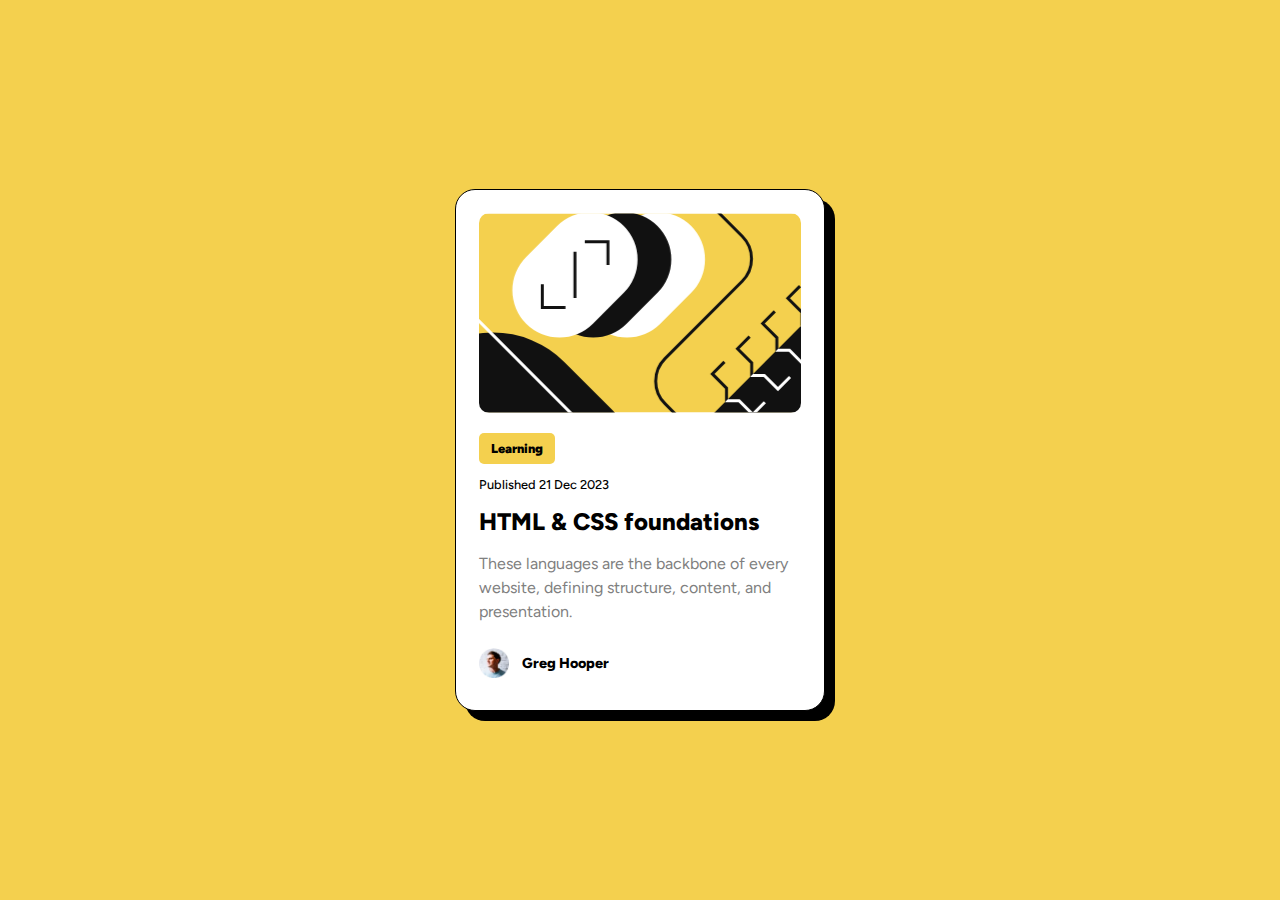
<file: blog-preview-card-main/index.html>
<!DOCTYPE html>
<html lang="en">
<head>
  <meta charset="UTF-8">
  <meta name="viewport" content="width=device-width, initial-scale=1.0"> <!-- displays site properly based on user's device -->

  <link rel="icon" type="image/png" sizes="32x32" href="./assets/images/favicon-32x32.png">
  <link rel="stylesheet" href="styles/style.css">
  
  <title>Frontend Mentor | Blog preview card</title>

  <!-- Feel free to remove these styles or customise in your own stylesheet 👍 -->
  <style>
    .attribution { font-size: 11px; text-align: center; }
    .attribution a { color: hsl(228, 45%, 44%); }
  </style>
</head>
<body>
  <main class="main">
    <div class="img-container">
      
    </div>
    <div class="post-container">
      <div class="post-tags">
        <p><strong>Learning</strong></p>
      </div>
      <p class="post-date">Published 21 Dec 2023</p>
      <h1>HTML & CSS foundations</h1>
      <p class="descricao">These languages are the backbone of every website, defining structure, content, and presentation.</p>
      <div class="autor">
        <img src="assets/images/image-avatar.webp">
        <p>Greg Hooper</p>
      </div>
    </div>
  </main>
  <!-- <div class="attribution">
    Challenge by <a href="https://www.frontendmentor.io?ref=challenge" target="_blank">Frontend Mentor</a>. 
    Coded by <a href="#">Your Name Here</a>.
  </div> -->
</body>
</html>
</file>
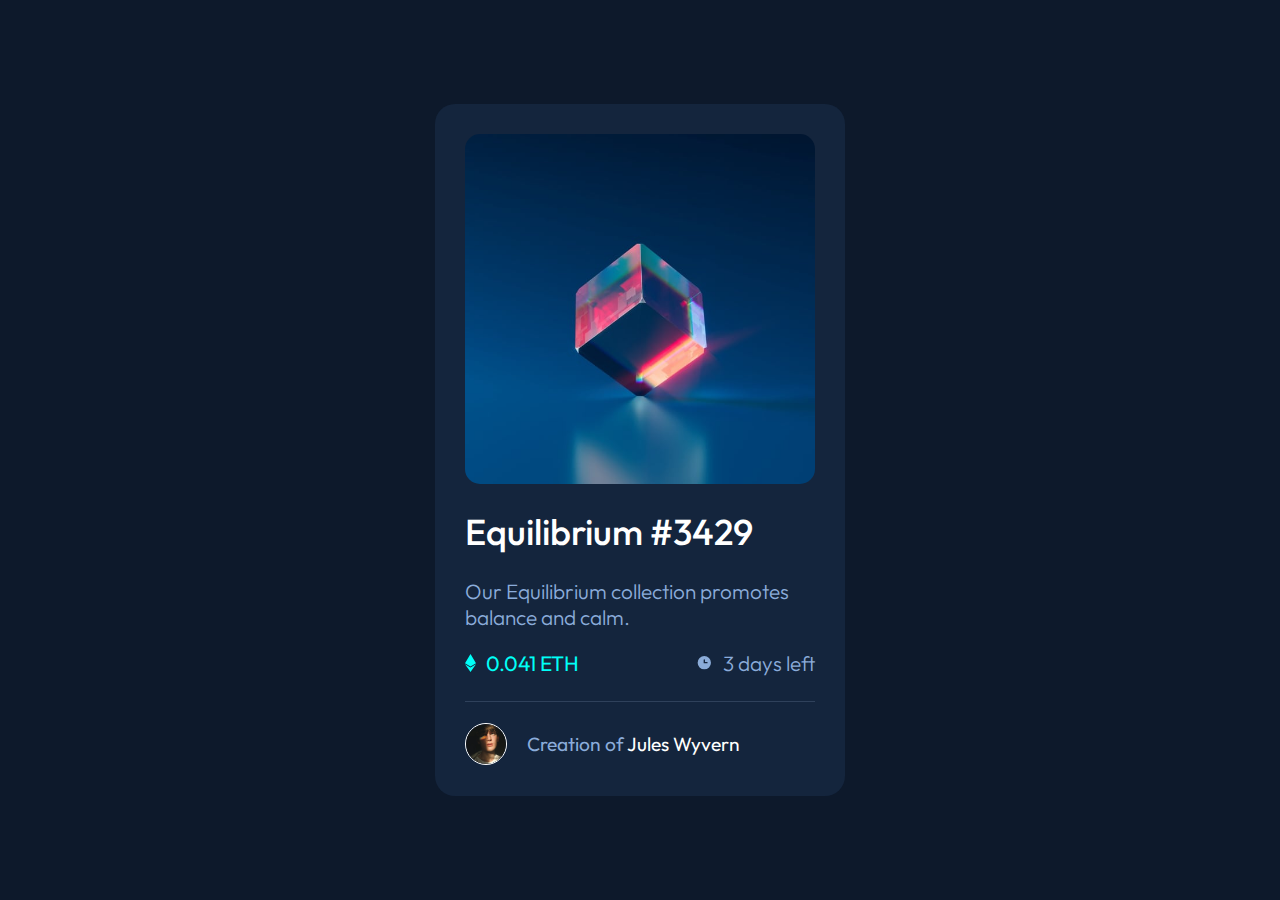
<file: nft-preview-card-component-main/index.html>
<!DOCTYPE html>
<html lang="en">
<head>
  <meta charset="UTF-8">
  <meta name="viewport" content="width=device-width, initial-scale=1.0"> <!-- displays site properly based on user's device -->

  <link rel="icon" type="image/png" sizes="32x32" href="./images/favicon-32x32.png">
  <link rel="stylesheet" href="styles/style.css">
  
  <title>Frontend Mentor | NFT preview card component</title>

  <!-- Feel free to remove these styles or customise in your own stylesheet 👍 -->
  <style>
    .attribution { font-size: 11px; text-align: center; }
    .attribution a { color: hsl(228, 45%, 44%); }
  </style>
</head>
<body>
  <main class="main">
    <figure class="img">
      <img src="images/image-equilibrium.jpg" alt="Equilibrium">
      <div class="img-overlay">
        <img id="icon-view" src="images/icon-view.svg" alt="">
      </div>
    </figure>
    <section class="txt">
      <h1>Equilibrium #3429</h1>
      <p>Our Equilibrium collection promotes balance and calm.</p>
      <div class="txt-info">
        <div class="info-item">
          <img src="images/icon-ethereum.svg">
          <p><strong>0.041 ETH</strong></p>
        </div>
        <div class="info-item">
          <img src="images/icon-clock.svg">
          <p>3 days left</p>
        </div>
      </div>
      <div class="txt-autor">
        <img src="images/image-avatar.png" alt="">
        <p>Creation of <a href="">Jules Wyvern</a></p>
      </div>
    </section>
  </main>
  <!-- <div class="attribution">
    Challenge by <a href="https://www.frontendmentor.io?ref=challenge" target="_blank">Frontend Mentor</a>. 
    Coded by <a href="#">Your Name Here</a>.
    <div class="fundo">
    <img src="images/image-equilibrium.jpg" alt="">
    </div>
  </div> -->
</body>
</html>
</file>
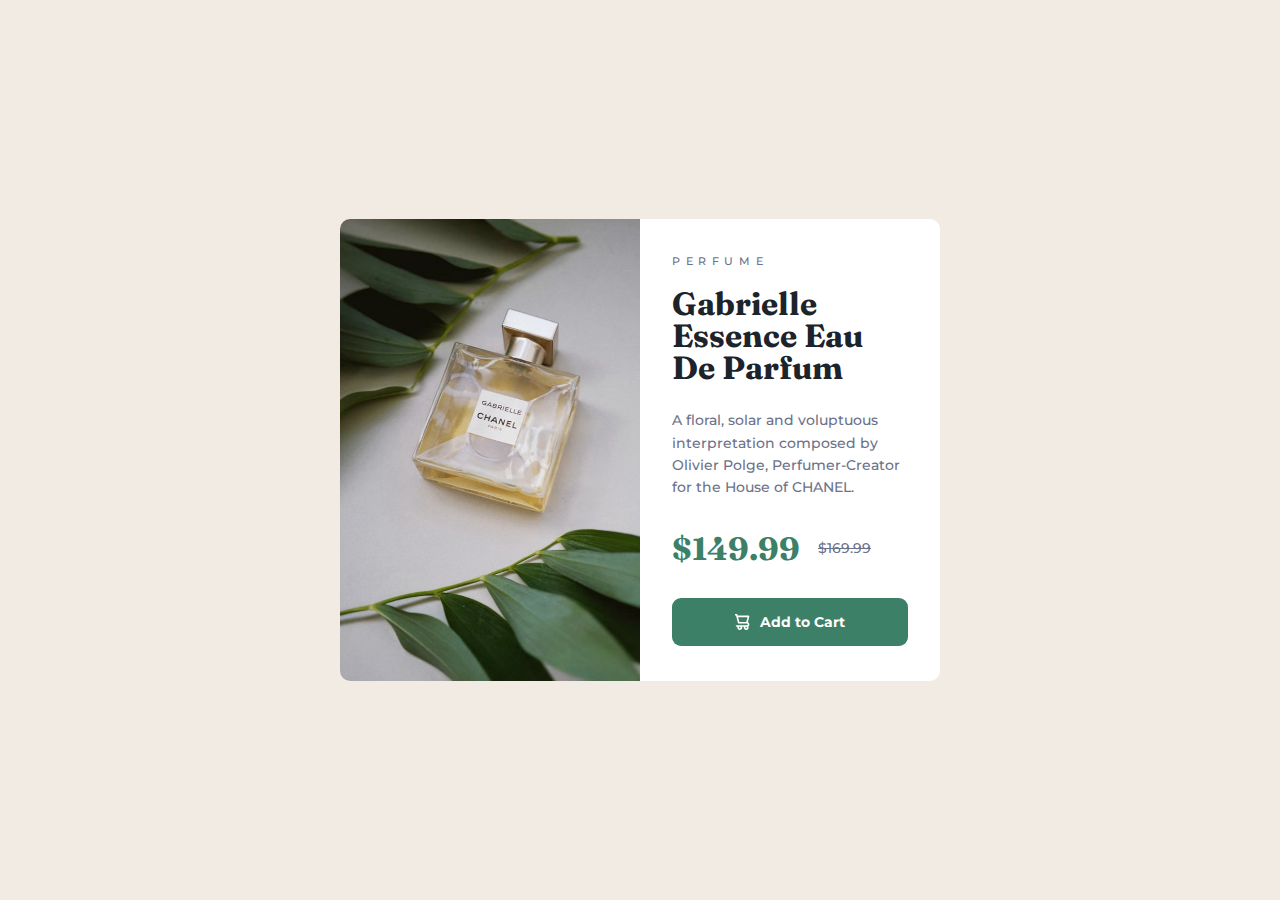
<file: product-preview-card-component-main/index.html>
<!DOCTYPE html>
<html lang="en">
<head>
  <meta charset="UTF-8">
  <meta name="viewport" content="width=device-width, initial-scale=1.0"> <!-- displays site properly based on user's device -->

  <link rel="icon" type="image/png" sizes="32x32" href="./images/favicon-32x32.png">
  <link rel="stylesheet" href="style/styles.css">
  
  <title>Frontend Mentor | Product preview card component</title>

  <!-- Feel free to remove these styles or customise in your own stylesheet 👍 -->
  <style>
    .attribution { font-size: 11px; text-align: center; }
    .attribution a { color: hsl(228, 45%, 44%); }
  </style>
</head>
<body>

  <main class="main">
    <picture class="main-image">
      <source media="(min-width: 601px)" srcset="images/image-product-desktop.jpg">
      <source media="(max-width: 600px)" srcset="images/image-product-mobile.jpg">
      <img src="images/image-product-desktop.jpg" alt="Perfume">
    </picture>
    <section class="main-info">
      <p class="product-category">Perfume</p>
      <h1 class="product-title">Gabrielle Essence Eau De Parfum</h1>
      <p class="product-description">
        A floral, solar and voluptuous interpretation composed by Olivier Polge,
        Perfumer-Creator for the House of CHANEL.
      </p>
      <div class="price-container">
        <p class="product-current-price">$149.99</p>
        <p class="product-old-price">$169.99</p>
      </div>
      <a class="cart-button" href="">
        <img src="images/icon-cart.svg">
        Add to Cart
      </a>
    </section>
  </main>
  
  <!-- <div class="attribution">
    Challenge by <a href="https://www.frontendmentor.io?ref=challenge" target="_blank">Frontend Mentor</a>. 
    Coded by <a href="#">Your Name Here</a>.
  </div> -->
</body>
</html>
</file>
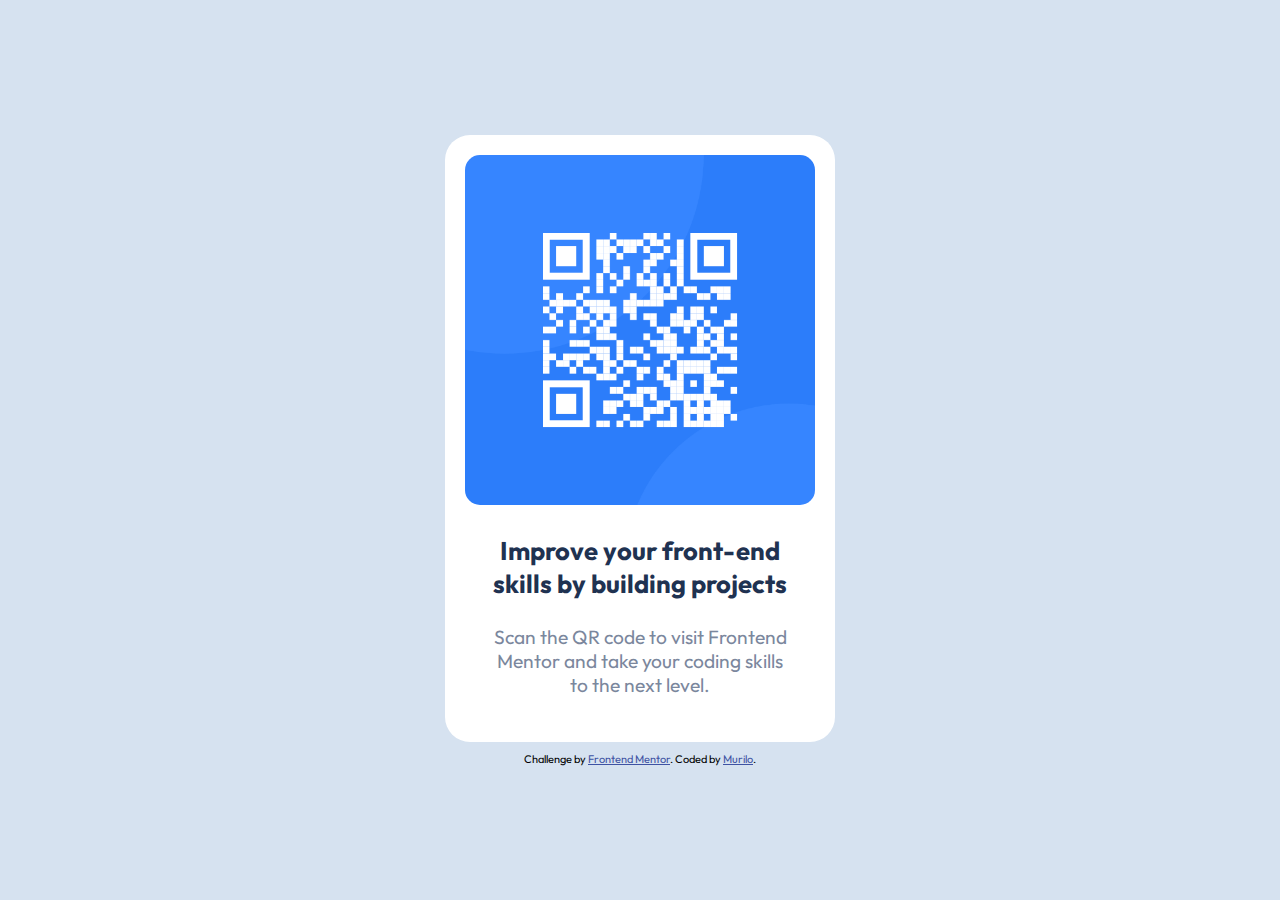
<file: qr-code-component-main/index.html>
<!DOCTYPE html>
<html lang="pt-br">

<head>
  <meta charset="UTF-8">
  <meta name="viewport" content="width=device-width, initial-scale=1.0">
  <!-- displays site properly based on user's device -->

  <link rel="icon" type="image/png" sizes="32x32" href="./images/favicon-32x32.png">
  <link rel="stylesheet" href="style.css">

  <title>Frontend Mentor | QR code component</title>

  <!-- Feel free to remove these styles or customise in your own stylesheet 👍 -->
  <style>
    .attribution {
      font-size: 11px;
      text-align: center;
    }

    .attribution a {
      color: hsl(228, 45%, 44%);
    }
  </style>
</head>

<body>

  <main class="main">
    <figure class="main-img">
      <img src="images/image-qr-code.png" alt="Qr code">
    </figure>
    <article class="main-text">
      <h1>Improve your front-end skills by building projects</h1>
      <p>Scan the QR code to visit Frontend Mentor and take your coding skills to the next level.</p>
    </article>
  </main>

  <div class="attribution">
    Challenge by <a href="https://www.frontendmentor.io?ref=challenge" target="_blank">Frontend Mentor</a>.
    Coded by <a href="https://murilomonte.github.io">Murilo</a>.
  </div>
</body>

</html>
</file>
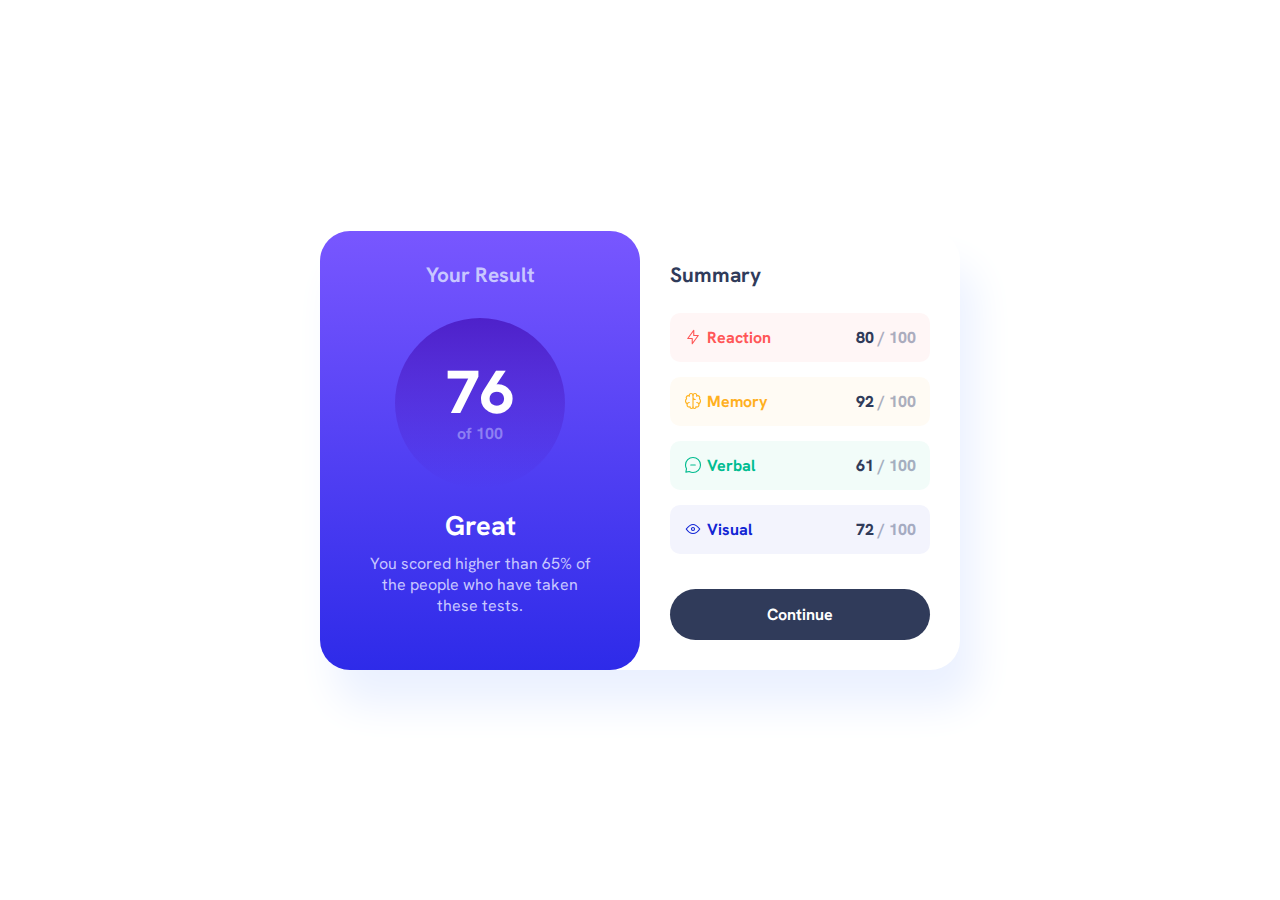
<file: results-summary-component-main/index.html>
<!DOCTYPE html>
<html lang="en">
<head>
  <meta charset="UTF-8">
  <meta name="viewport" content="width=device-width, initial-scale=1.0"> <!-- displays site properly based on user's device -->

  <link rel="icon" type="image/png" sizes="32x32" href="./assets/images/favicon-32x32.png">
  <link rel="stylesheet" href="style.css">
  
  <title>Frontend Mentor | Results summary component</title>

  <!-- Feel free to remove these styles or customise in your own stylesheet 👍 -->
  <style>
    .attribution { font-size: 11px; text-align: center; }
    .attribution a { color: hsl(228, 45%, 44%); }
  </style>
</head>
<body>

  <main class="main">
    <section class="result">
      <h2>Your Result</h2>
      <div class="result-score">
        <p class="score-reached">76</p>
        <p class="score-total">of 100</p>
      </div>
      <h3>Great</h3>
      <p>You scored higher than 65% of the people who have taken these tests.</p>
    </section>
    
    <section class="summary">
      <h2>Summary</h2>
      <div class="summary-score">
        <div class="summary-score-item" id="reaction">
          <img src="assets/images/icon-reaction.svg" alt="">
          <h3>Reaction</h3>
          <p>80 <span class="score-total">/ 100</span></p>
        </div>
        <div class="summary-score-item" id="memory">
          <img src="assets/images/icon-memory.svg" alt="">
          <h3>Memory</h3>
          <p>92 <span class="score-total">/ 100</span></p>
        </div>
        <div class="summary-score-item" id="verbal">
          <img src="assets/images/icon-verbal.svg" alt="">
          <h3>Verbal</h3>
          <p>61 <span class="score-total">/ 100</span></p>
        </div>
        <div class="summary-score-item" id="visual">
          <img src="assets/images/icon-visual.svg" alt="">
          <h3>Visual</h3>
          <p>72 <span class="score-total">/ 100</span></p>
        </div>
      </div>
      <a href="" class="button">Continue</a>
    </section>
  </main>
  
  <!-- <div class="attribution">
    Challenge by <a href="https://www.frontendmentor.io?ref=challenge" target="_blank">Frontend Mentor</a>. 
    Coded by <a href="#">Your Name Here</a>.
  </div> -->
</body>
</html>
</file>
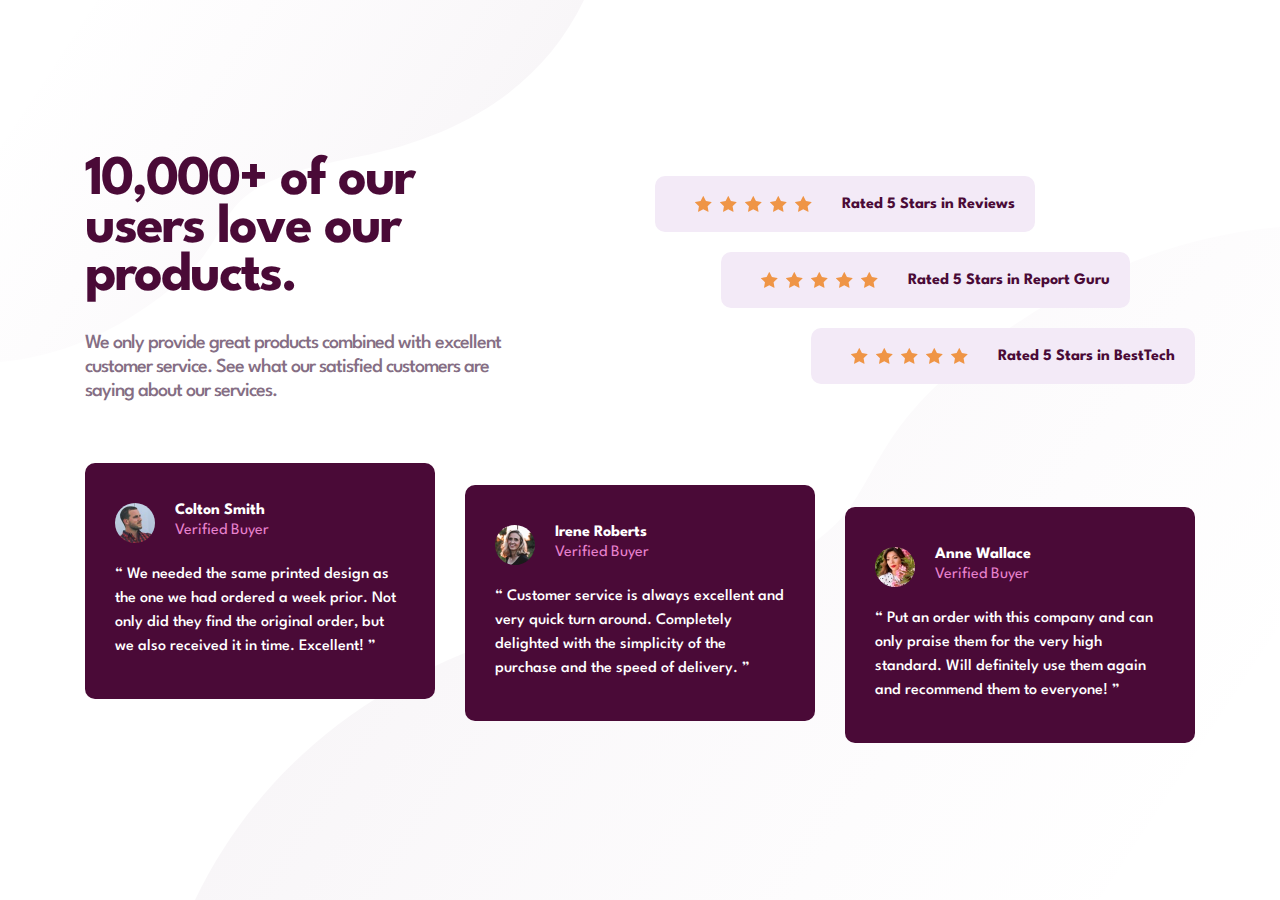
<file: social-proof-section-master/index.html>
<!DOCTYPE html>
<html lang="en">

<head>
  <meta charset="UTF-8" />
  <meta name="viewport" content="width=device-width, initial-scale=1.0" />
  <!-- displays site properly based on user's device -->

  <link rel="icon" type="image/png" sizes="32x32" href="./images/favicon-32x32.png" />
  <link rel="stylesheet" href="style/styles.css">

  <title>Frontend Mentor | Social proof section</title>

  <!-- Feel free to remove these styles or customise in your own stylesheet 👍 -->
  <style>
    .attribution {
      font-size: 11px;
      text-align: center;
    }

    .attribution a {
      color: hsl(228, 45%, 44%);
    }
  </style>
</head>

<body>
  <main class="proof">
    <section class="proof__intro">
      <h1>10,000+ of our users love our products.</h1>
      <p>
        We only provide great products combined with excellent customer service.
        See what our satisfied customers are saying about our services.
      </p>
    </section>

    <section class="proof__stars">
      <div class="stars__item">
        <div class="stars__stars">
          <img src="images/icon-star.svg">
          <img src="images/icon-star.svg">
          <img src="images/icon-star.svg">
          <img src="images/icon-star.svg">
          <img src="images/icon-star.svg">
        </div>
        <p>Rated 5 Stars in Reviews</p>
      </div>
      <div class="stars__item">
        <div class="stars__stars">
          <img src="images/icon-star.svg">
          <img src="images/icon-star.svg">
          <img src="images/icon-star.svg">
          <img src="images/icon-star.svg">
          <img src="images/icon-star.svg">
        </div>
        <p>Rated 5 Stars in Report Guru</p>
      </div>
      <div class="stars__item">
        <div class="stars__stars">
          <img src="images/icon-star.svg">
          <img src="images/icon-star.svg">
          <img src="images/icon-star.svg">
          <img src="images/icon-star.svg">
          <img src="images/icon-star.svg">
        </div>
        <p>Rated 5 Stars in BestTech</p>
      </div>
    </section>

    <section class="proof__feedback">
      <section class="feedback__item">
        <img class="feedback__image" src="images/image-colton.jpg">
        <div class="feedback__info">
          <p class="feedback__username">Colton Smith</p>
          <p class="feedback__label">Verified Buyer</p>
        </div>
        <p class="feedback__feedback">
          “ We needed the same printed design as the one we had ordered a week prior.
          Not only did they find the original order, but we also received it in time.
          Excellent! ”
        </p>
      </section>

      <section class="feedback__item">
        <img class="feedback__image" src="images/image-irene.jpg">
        <div class="feedback__info">
          <p class="feedback__username">Irene Roberts</p>
          <p class="feedback__label">Verified Buyer</p>
        </div>
        <p class="feedback__feedback">
          “ Customer service is always excellent and very quick turn around. Completely
          delighted with the simplicity of the purchase and the speed of delivery. ”
        </p>
      </section>

      <section class="feedback__item">
        <img class="feedback__image" src="images/image-anne.jpg">
        <div class="feedback__info">
          <p class="feedback__username">Anne Wallace</p>
          <p class="feedback__label">Verified Buyer</p>
        </div>
        <p class="feedback__feedback">
          “ Put an order with this company and can only praise them for the very high
          standard. Will definitely use them again and recommend them to everyone! ”
        </p>
      </section>
    </section>
  </main>
  <!-- <div class="attribution">
    Challenge by
    <a href="https://www.frontendmentor.io?ref=challenge" target="_blank">Frontend Mentor</a>. Coded by <a href="#">Your
      Name Here</a>.
  </div> -->
</body>

</html>
</file>
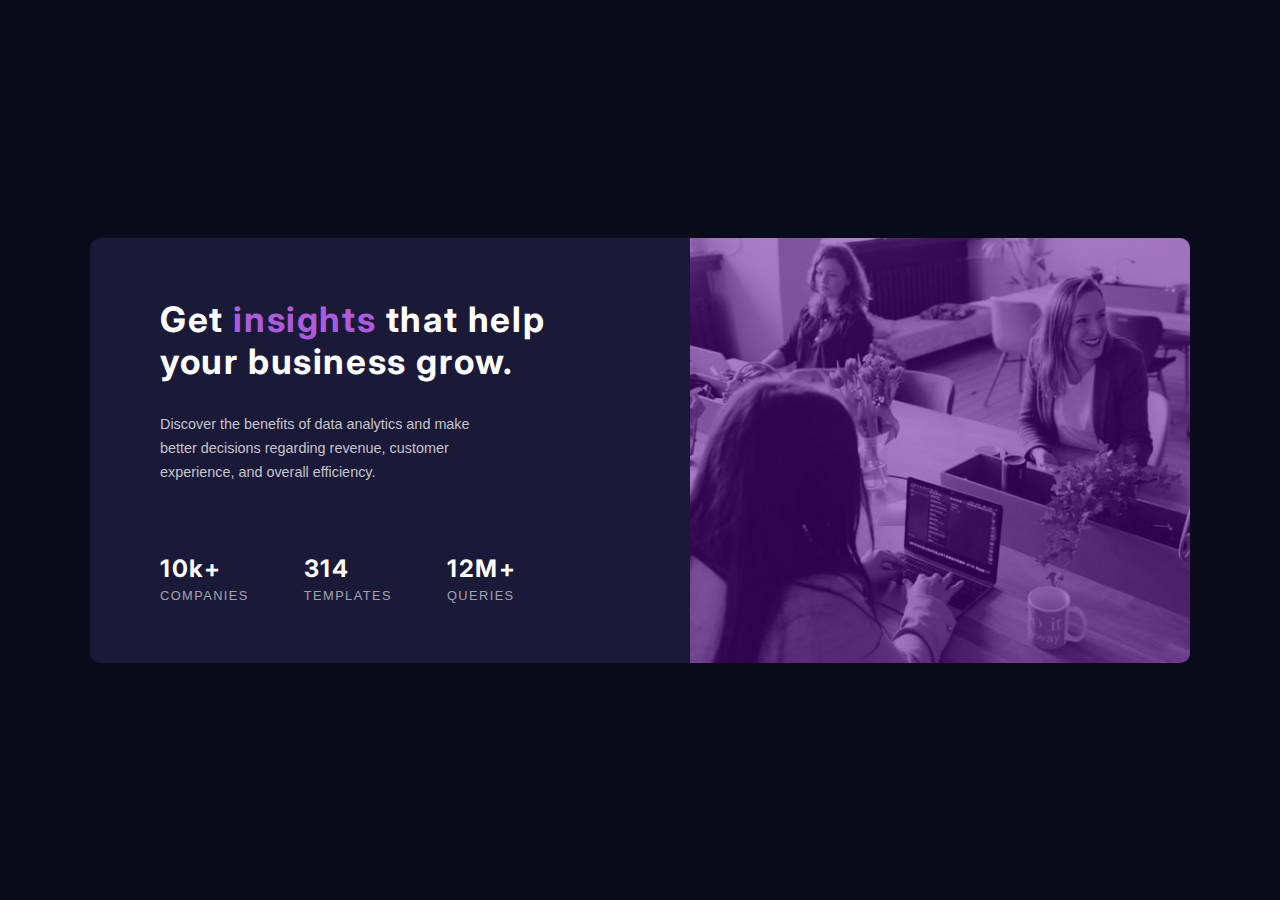
<file: stats-preview-card-component-main/index.html>
<!DOCTYPE html>
<html lang="en">

<head>
  <meta charset="UTF-8">
  <meta name="viewport" content="width=device-width, initial-scale=1.0">
  <link rel="icon" type="image/png" sizes="32x32" href="./images/favicon-32x32.png">
  <title>Frontend Mentor | Stats preview card component</title>
  <link rel="stylesheet" href="css/style.css">
</head>

<body>
  <main class="card">
    <picture class="card-image">
      <!-- Quando a largura for maior ou igual a 1200px -->
      <source media="(min-width: 1200px)" srcset="./images/image-header-desktop.jpg">
      <!-- Quando a largura for menor ou igual a 1200px -->
      <source media="(max-width: 1200px)" srcset="./images/image-header-mobile.jpg">
      <img src="./images/image-header-desktop.jpg" id="card-image-item">
    </picture>
    <section class="card-content">
      <h1>Get <span>insights</span> that help your business grow.</h1>
      <p>
        Discover the benefits of data analytics and make better decisions regarding revenue, customer
        experience, and overall efficiency.
      </p>
      <section class="card-content-stats">
        <div class="stats-value-container">
          <p class="stats-value">10k+</p>
          <p class="stats-title">companies</p>
        </div>
        <div class="stats-value-container">
          <p class="stats-value">314</p>
          <p class="stats-title">templates</p>
        </div>
        <div class="stats-value-container">
          <p class="stats-value">12M+</p>
          <p class="stats-title">queries</p>
        </div>
      </section>
    </section>
  </main>
</body>

</html>
</file>
<file: blog-preview-card-main/styles/style.css>
@import url('https://fonts.googleapis.com/css2?family=Figtree:ital,wght@0,300..900;1,300..900&display=swap');

:root {

    /* Body */
    --Yellow: hsl(47, 88%, 63%);
    --White: hsl(0, 0%, 100%);
    --Grey: hsl(0, 0%, 50%);
    --Black: hsl(0, 0%, 7%);

    --font-1: "Figtree", sans-serif;
}

* {
    box-sizing: border-box;
}

body {
    height: 100vh;
    width: 100vw;
    margin: 0px;
    background-color: var(--Yellow);
    font-family: var(--font-1);

    display: flex;
    justify-content: center;
    align-items: center;
}

.main {
    width: 370px;
    background-color: var(--White);
    padding: 23px;
    border-radius: 20px;
    border: 1px solid black;
    box-shadow: 10px 10px black;
    transition: transform 0.2s ease-in-out, box-shadow 0.2s ease-in-out;
    margin: 20px;
}

.main:hover {
    transition: .1s;
    transform: translate(-10px, -10px);
    box-shadow: 20px 20px black;
}

.img-container {
    width: 100%;
    height: 200px;
    border-radius: 10px;
    margin-bottom: 20px;

    /* Seleciona a imagem */
    background-image: url(../assets/images/illustration-article.svg);

    /* Define a repetição */
    background-repeat: no-repeat;

    /* Define o tamanho da imagem */
    background-size: cover;

    /* Fixa a imagem no centro (eixo y, eixo x) */
    background-position: center center;

    /* background: var(--Yellow) url(../assets/images/illustration-article.svg) center center no-repeat;
    background-size: cover; */
}

.post-tags {
    margin-bottom: 10px;
}

.post-tags > p {
    font-size: .8rem;
    display: inline-block;
    background-color: var(--Yellow);
    padding: 8px 12px;
    border-radius: 5px;
    margin: 0px;
    font-weight: 800;
}

.post-date {
    font-size: .8rem;
    font-weight: 500;
}

.post-container > h1 {
    font-size: 1.5rem;
    font-weight: 800;
    margin: 15px 0px;
    transition: .2s;
}

.post-container > h1:hover {
    color: var(--Yellow);
    transition: .2s;
}

.post-container > p.descricao {
    color: var(--Grey);
    font-size: 1rem;
    line-height: 1.5rem;
}

.autor {
    font-size: .9rem;
    display: flex;
    align-items: center;
    gap: 13px;
    font-weight: 800;
}

.autor > img {
    width: 30px;
    height: 30px;
}
</file>
<file: nft-preview-card-component-main/styles/style.css>
@import url('https://fonts.googleapis.com/css2?family=Outfit:wght@100..900&display=swap');

:root {
    /* Primary */
    --Soft-blue: hsl(215, 51%, 70%);
    --Cyan: hsl(178, 100%, 50%);

    /* Neutral */
    --main-BG: hsl(217, 54%, 11%);
    --card-BG: hsl(216, 50%, 16%);
    --line: hsl(215, 32%, 27%);
    --White: hsl(0, 0%, 100%);

    --font-1: "Outfit", sans-serif;
}

a {
    color: var(--White);
    text-decoration: none;
}

a:visited {
    color: var(--White);
}

body {
    width: 100vw;
    height: 100vh;

    display: flex;
    justify-content: center;
    align-items: center;
    margin: 0;

    font-size: 18px;
    font-family: var(--font-1);
    background-color: var(--main-BG);
    color: var(--White);
}

.main {
    max-width: 350px;
    padding: 30px;
    background-color: var(--card-BG);
    border-radius: 20px;
}

figure {
    margin: 0px;
}

.img {
    max-width: 350px;
    max-height: 350px;
    border-radius: 16px;
    position: relative
}

.img > img {
    width: 100%;
    border-radius: 15px;
}

.img > img:hover {
    cursor: pointer;
}

.img-overlay {
    position: absolute;
    top: 0px;
    width: 100%;
    height: 100%;
    border-radius: inherit;
    opacity: 0;
    background-color: hsl(178, 100%, 50%, 50%);
}

#icon-view {
    position: absolute;
    top: 50%;
    left: 50%;
    transform: translate(-50%, -50%);
}

.img-overlay:hover {
    opacity: 1;
}

.txt p {
    color: var(--Soft-blue);
    font-weight: 300;
    font-size: 1.3rem;
    margin: 10px 0px;
}

.txt > h1 {
    font-weight: 500;
}

.txt > h1:hover {
    color: var(--Cyan);
}

.txt-info,
.info-item {
    display: flex;
    justify-content: space-between;
    align-items: center;
    gap: 10px;
    font-size: 1.3rem;
}

.info-item:first-child > p {
    color: var(--Cyan);
}

.txt-info {
    padding-bottom: 15px;
    border-bottom: 1px solid var(--line);
}

.txt-autor {
    padding-top: 20px;
    display: flex;
    gap: 20px;
    align-items: center;
}

.txt-autor > img {
    width: 40px;
    border: 1px solid var(--White);
    border-radius: 50%;
}

.txt-autor > p {
    font-size: 1.2rem;
    font-weight: 400;
}

.txt-autor:hover a {
    color: var(--Cyan);
}
</file>
<file: product-preview-card-component-main/style/styles.css>
@import url('https://fonts.googleapis.com/css2?family=Fraunces:opsz,wght@9..144,100..900&family=Montserrat:wght@100..900&display=swap');

:root {
    /* Primary */
    --dark-cyan: hsl(158, 36%, 37%);
    --cream: hsl(30, 38%, 92%);

    /* Neutral */
    --very-dark-blue: hsl(212, 21%, 14%);
    --dark-grayish-blue: hsl(228, 12%, 48%);
    --white: hsl(0, 0%, 100%);

    /* Fonts */
    --font-1: "Montserrat", serif;
    --font-2: "Fraunces", serif;
}

* {
    margin: 0px;
    padding: 0px;
    box-sizing: border-box;
}

body {
    width: 100vw;
    height: 100vh;

    display: flex;
    justify-content: center;
    align-items: center;

    font-family: var(--font-1);
    background-color: var(--cream);
}

.main {
    display: grid;
    grid-template-columns: 1fr 1fr;

    max-width: 600px;
    background-color: var(--white);
    border-radius: 10px;
    margin: 20px;
}

.main-image>img {
    width: 100%;
    height: 100%;
    border-radius: 10px 0px 0px 10px;
    object-fit: cover;
}

.main-info {
    padding: 35px 32px;
}

.main-info .product-category {
    color: var(--dark-grayish-blue);
    font-size: .7rem;
    font-weight: 500;
    text-transform: uppercase;
    letter-spacing: .35rem;
    margin-bottom: 20px;
}

.main-info .product-title,
.main-info .product-current-price {
    font-size: 2rem;
    font-weight: 700;
    font-family: var(--font-2);
}

.main-info .product-title {
    color: var(--very-dark-blue);
    line-height: 2rem;
    margin-bottom: 25px;
}

.main-info .product-description {
    color: var(--dark-grayish-blue);
    font-size: .87rem;
    font-weight: 500;
    line-height: 1.4rem;
    margin-bottom: 30px;
}

.price-container {
    display: flex;
    align-items: center;
    gap: 18px;
    margin-bottom: 30px;
}

.main-info .product-current-price {
    color: var(--dark-cyan);
}

.main-info .product-old-price {
    color: var(--dark-grayish-blue);
    font-size: .87rem;
    font-weight: 500;
    line-height: 1.4rem;
    text-decoration: line-through;
}

.main-info .cart-button {
    background-color: var(--dark-cyan);

    font-weight: 700;
    font-size: .9rem;
    text-decoration: none;
    color: var(--white);

    display: flex;
    align-items: center;
    justify-content: center;
    gap: 10px;

    padding: 15px;
    border-radius: 9px;
    transition: .3s ease-out;
}

.main-info .cart-button:visited {
    color: var(--white);
}

.main-info .cart-button:hover {
    background-color: #113427;
    transition: .3s ease-out;
}

@media (max-width: 600px) {
    .main {
        grid-template-columns: initial;
    }

    .main-image img {
        border-radius: 10px 10px 0px 0px;
    }
}
</file>
<file: qr-code-component-main/style.css>
@import url('https://fonts.googleapis.com/css2?family=Outfit:wght@100..900&display=swap');

:root {
    --White: hsl(0, 0%, 100%);
    --Light-gray: hsl(212, 45%, 89%);
    --Grayish-blue: hsl(220, 15%, 55%);
    --Dark-blue: hsl(218, 44%, 22%)
}

* {
    padding: 0px;
    margin: 0px;
}

body {
    font-family: "Outfit", sans-serif;
    background-color: var(--Light-gray);

    display: flex;
    flex-direction: column;
    justify-content: center;
    align-items: center;

    width: 100vw;
    height: 100vh;

    margin: 0px;
}

.main {
    max-width: 350px;
    background-color: var(--White);
    padding: 20px;
    border-radius: 25px;
}

.main-img {
    margin: 0px;
}

.main-img > img {
    max-width: 100%;
    border-radius: 15px;
}

.main-text {
    padding: 25px;
    text-align: center;
}

.main-text > h1 {
    color: var(--Dark-blue);
    font-size: 1.6rem;
    margin-bottom: 25px;
}

.main-text > p {
    color: var(--Grayish-blue);
    font-size: 1.2rem;
}

.attribution {
    margin-top: 10px;
}
</file>
<file: results-summary-component-main/style.css>
@import url('https://fonts.googleapis.com/css2?family=Hanken+Grotesk:wght@500;700;800&display=swap');

:root {
    --white: #fff;
    --black: #000;
    --main-card-background: hsl(221, 100%, 96%);

    /* Result */
        /* Backround */
            /* Gradient */
            --result-background-gradient: hsl(252, 100%, 67%),  hsl(241, 81%, 54%);

            --result-circle-gradient: hsla(241, 72%, 46%, 0), hsla(256, 72%, 46%, 1);
        /* Text */
        --result-primary-text: var(--white);
        --result-secondary-text: hsl(241, 100%, 89%);

    /* Summary */
        /* Background */
        --summary-reaction: hsl(0, 100%, 67%);
        --summary-memory: hsl(39, 100%, 56%);
        --summary-verbal: hsl(166, 100%, 37%);
        --summary-visual: hsl(234, 85%, 45%);

        /* Text */
        /* --summary-secondary-text: var(--black); */
        --summary-primary-text: hsl(224, 30%, 27%);
        --summary-secondary-text: hsl(225, 21%, 44%);


    /* font */
        --font-1: 'hanken grotesk', sans-serif;
}

* {
    box-sizing: border-box;
    margin: 0px;
    padding: 0px;
}

a {
    text-decoration: none;
}

a:visited {
    color: inherit;
}

body{
    font-family: var(--font-1);
    display: flex;
    justify-content: center;
    align-items: center;

    width: 100vw;
    height: 100vh;
}

.main {
    display: flex;
    flex-wrap: wrap;
    border-radius: 30px;
    width: 640px;
    box-shadow: 15px 35px 40px var(--main-card-background);
}

.result,
.summary {
    padding: 30px;
    flex: 1 1 320px;
}

.result {
    background: linear-gradient(to bottom, var(--result-background-gradient));
    border-radius: 30px;
    display: flex;
    flex-direction: column;
    align-items: center;
}

@media (max-width: 639px) {
    body {
        align-items: flex-start;
    }
    .result {
        border-radius: 0px 0px 30px 30px;
    }
}

.result > h2 {
    font-size: 1.3rem;
    color: var(--result-secondary-text);
    margin-bottom: 30px;
}

.result-score {
    background: linear-gradient(to top, var(--result-circle-gradient));
    border-radius: 50%;
    display: flex;
    flex-direction: column;
    align-items: center;
    justify-content: center;
    width: 170px;
    height: 170px;
    margin-bottom: 20px;
}

.score-reached {
    font-size: 3.8rem;
    color: var(--result-primary-text);
    font-weight: 800;
    line-height: 3.9rem;
}

.score-total {
    font-size: 1rem;
    font-weight: 700;
    color: var(--result-secondary-text);
    opacity: .5;
}

.result > h3 {
    font-size: 1.7rem;
    color: var(--result-primary-text);
    margin-bottom: 10px;
}

.result > p {
    color: var(--result-secondary-text);
    text-align: center;
    font-size: 1rem;
    width: 25ch;
}

.summary {
    display: flex;
    flex-direction: column;
    justify-content: space-between;
}

.summary > h2 {
    font-size: 1.3rem;
    margin-bottom: 25px;
    color: var(--summary-primary-text);
}

.summary-score {
    display: flex;
    flex-direction: column;
    gap: 15px;
    margin-bottom: 35px;
}

.summary-score-item {
    padding: 14px;
    border-radius: 10px;

    display: grid;
    grid-template-columns: max-content 1fr max-content;
    align-items: center;
    gap: 5px;
}

.summary-score-item > img {
    height: 18px;
}

.summary-score-item > h3 {
    font-size: 1rem;
}

.summary-score-item > p {
    color: var(--summary-primary-text);
    font-weight: 800;
}

.summary-score-item .score-total {
    font-size: 1rem;
    font-weight: 800;

    color: var(--summary-secondary-text);
}

.summary-score-item#reaction {
    background-color: hsla(0, 100%, 67%, 0.05);
}

.summary-score-item#reaction > h3 {
    color: var(--summary-reaction);
}

.summary-score-item#memory {
    background-color: hsla(39, 100%, 56%, 0.05);
}

.summary-score-item#memory > h3 {
    color: var(--summary-memory);
}

.summary-score-item#verbal {
    background-color: hsla(166, 100%, 37%, 0.05);
}

.summary-score-item#verbal > h3 {
    color: var(--summary-verbal);
}

.summary-score-item#visual {
    background-color: hsla(234, 85%, 45%, 0.05);
}

.summary-score-item#visual > h3 {
    color: var(--summary-visual);
}

.summary > .button {
    background-color: var(--summary-primary-text);
    padding: 15px;
    border-radius: 30px;
    text-align: center;
    color: var(--result-primary-text);
    font-weight: 700;
    font-size: 1rem;
}

.summary > .button:hover {
    background: linear-gradient(to bottom, var(--result-background-gradient));
}
</file>
<file: social-proof-section-master/style/styles.css>
@import url('https://fonts.googleapis.com/css2?family=League+Spartan:wght@100..900&display=swap');

:root {
    /* Primary Colors */
    --very-dark-magenta: #4a0a37;
    --soft-pink: #e882ce;

    /* Neutral Colors */
    --dark-grayish-magenta: #856e84;
    --light-grayish-magenta: #f3eaf7;
    --white: #ffffff;

    /* Fonts */
    --font-1: "League Spartan", serif;
}

* {
    margin: 0;
    padding: 0;
}

body {
    box-sizing: border-box;
    width: 100vw;
    height: 100vh;

    display: flex;
    justify-content: center;
    align-items: center;

    font-family: var(--font-1);

    background-image: url("../images/bg-pattern-top-desktop.svg"), url("../images/bg-pattern-bottom-desktop.svg");
    background-repeat: no-repeat, no-repeat;
    background-attachment: fixed, fixed;
    background-position: 0 0, 100% 100%;
}

.proof {
    width: 1110px;
    display: grid;
    grid-template:
        "intro stars"
        "feedback feedback"
        / 1fr 1fr;
    gap: 60px 30px;
    padding: 20px;
}

.proof__intro h1 {
    color: var(--very-dark-magenta);
    font-size: 3.5rem;
    max-width: 13ch;
    letter-spacing: -2px;
    line-height: 3rem;
    margin-bottom: 30px;
    transition: .3s ease;
}

.proof__intro h1:hover {
    color: var(--soft-pink);
    transition: .3s ease;
}

.proof__intro p {
    color: var(--dark-grayish-magenta);
    font-size: 1.25rem;
    max-width: 36ch;
    font-weight: 500;
    letter-spacing: -1px;
    line-height: 1.5rem;
}

.proof__stars {
    display: flex;
    flex-direction: column;
    gap: 20px;

    align-self: center;
}

.stars__item {
    display: flex;
    align-items: center;
    flex-wrap: wrap;
    gap: 30px;

    background-color: var(--light-grayish-magenta);
    border-radius: 10px;
    padding: 20px;

    transition: .3s ease;
}

.stars__stars {
    display: flex;
    gap: 8px;
    margin-left: 20px;
}


.stars__item p {
    font-weight: 700;
    color: var(--very-dark-magenta);
}

.stars__item:nth-child(1) {
    align-self: start;
}

.stars__item:nth-child(2) {
    align-self: center;
}

.stars__item:nth-child(3) {
    align-self: end;
}

.stars__item:hover {
    transform: translate(15px);
    transition: .3s ease;
}

.proof__feedback {
    grid-column: span 2;
    display: flex;
    flex-wrap: wrap;
    gap: 30px;
    height: 280px;
}

.feedback__item {
    flex: 1 1 290px;
    
    display: grid;
    grid-template:
        "image info" 40px
        "feedback feedback" max-content
        / max-content 3fr;

    background-color: var(--very-dark-magenta);
    padding: 40px 30px;
    border-radius: 10px;
    gap: 20px 20px;

    transition: .3s ease;
}

.feedback__item:hover {
    transform: translate(0px, -15px);
    transition: .3s ease;
}

.feedback__item:nth-child(1) {
    align-self: start;
}

.feedback__item:nth-child(2) {
    align-self: center;
}

.feedback__item:nth-child(3) {
    align-self: end;
}

.feedback__image {
    grid-area: image;

    width: 40px;
    border-radius: 50%;
}

.feedback__info {
    grid-area: info;
}

.feedback__username {
    color: var(--white);
    font-weight: 700;
    margin-bottom: 5px;
}

.feedback__label {
    color: var(--soft-pink);
}

.feedback__feedback {
    grid-area: feedback;
    color: var(--white);
    line-height: 1.5rem;
    font-weight: 500;
}

@media (max-width: 930px) {
    body {
        height: unset;
        background-image: url("../images/bg-pattern-top-mobile.svg"), url("../images/bg-pattern-bottom-mobile.svg");
        background-position: 100% 0, 100% 100%;
    }

    .proof {
        padding-top: 50px;
        grid-template:
        "intro"
        "stars"
        "feedback" / 1fr;
        gap: 50px 0px;
    }

    .proof__intro {
        margin: auto;
    }

    .proof__intro h1, .proof__intro p {
        text-align: center;
    }

    .proof__stars {
        grid-area: stars;
    }

    .proof__feedback {
        height: unset;
        flex-wrap: wrap;
        align-items: center;
        gap: 20px;
    }

    .feedback__item:hover, .stars__item:hover {
        transform: unset;
    }
}

@media (max-width: 600px) {
    .stars__item {
        padding: 15px;
        flex-direction: column;
        gap: 10px;
    }

    .stars__item:nth-child(1) {
        align-self: unset;
    }
    
    .stars__item:nth-child(2) {
        align-self: unset;
    }
    
    .stars__item:nth-child(3) {
        align-self: unset;
    }
}
</file>
<file: stats-preview-card-component-main/css/style.css>
@charset "UTF-8";

@import url('https://fonts.googleapis.com/css2?family=Inter:ital,opsz,wght@0,14..32,100..900;1,14..32,100..900&family=Lexend:wght@100..900&display=swap');

:root {
    /* Colors */
        /* Primary */ 
        --main-background: hsl(233, 47%, 7%);
        --card-background: hsl(244, 38%, 16%);
        --accent: hsl(277, 64%, 61%);

        /* Neutral */
        --main-heading-stats: hsl(0, 0%, 100%);
        --main-paragraph: hsla(0, 0%, 100%, 0.75);
        --stat-headings: hsla(0, 0%, 100%, 0.6);

    /* Fonts */
    --inter: 'Inter', sans-serif;
    --lexend: 'Lexend Deca', sans-serif;
}

* {
    margin: 0px;
    padding: 0px;
    box-sizing: border-box;
}

body {
    display: flex;
    justify-content: center;
    align-items: center;

    background-color: var(--main-background);
    width: 100vw;
    height: 100vh;
}

.card {
    display: flex;
    flex-wrap: wrap;

    background-color: var(--card-background);
    border-radius: 10px;
    max-width: 1100px;
    margin: 10px;
}

.card-image  {
    flex: 1 500px;
    background-color: #5d0299;
    border-radius: 0px 10px 10px 0px;
}


#card-image-item {
    opacity: 0.5;
    width: 100%;
    height: 100%;
    border-radius: inherit;
    object-fit: cover;
}

.card-content {
    order: -1;

    padding: 60px 70px;
    flex: 1 600px;
}

.card-content > h1 {
    font-family: var(--inter);
    color: var(--main-heading-stats);
    font-weight: 700;
    font-size: 2.2em;
    letter-spacing: .10rem;

    margin-bottom: 30px;
}

.card-content > h1 > span {
    color: var(--accent);
}

.card-content > p {
    font-family: var(--lexend);
    color: var(--main-paragraph);
    font-weight: 400;
    font-size: .9rem;
    line-height: 1.5rem;
    max-width: 40ch;

    margin-bottom: 70px;
}

.card-content-stats {
    display: flex;
    flex-wrap: wrap;
    gap: 55px;
}

.stats-value {
    font-family: var(--inter);
    color: var(--main-heading-stats);
    font-weight: 700;
    font-size: 1.5em;
    letter-spacing: .10rem;
    margin-bottom: 5px;
}

.stats-title {
    font-family: var(--lexend);
    color: var(--stat-headings);
    font-size: 0.8em;
    letter-spacing: .09rem;
    text-transform: uppercase;
}

.attribution { 
    font-family: var(--lexend);
    color: white; 
    font-size: 11px;
    text-align: center; 
}

.attribution a { 
    color: var(--accent); 
}

@media screen and (max-width: 1200px) {
    .card {
        max-width: 300px;
        margin: 20px;
    }

    .card-image {
        border-radius: 10px 10px 0px 0px;
    }
    
    .card-content {
        order: 0;

        padding: 30px;
        text-align: center;
        width: 100%;
    }
    .card-content > h1 {
        margin-top: 10px;
        margin-bottom: 10px;
        font-size: 1.7em;
        letter-spacing: initial;
    }  
    
    .card-content > p {
        margin-bottom: 50px;
    }

    .card-content-stats {
        flex-direction: column;
        gap: 20px;
    } 

}
</file>
